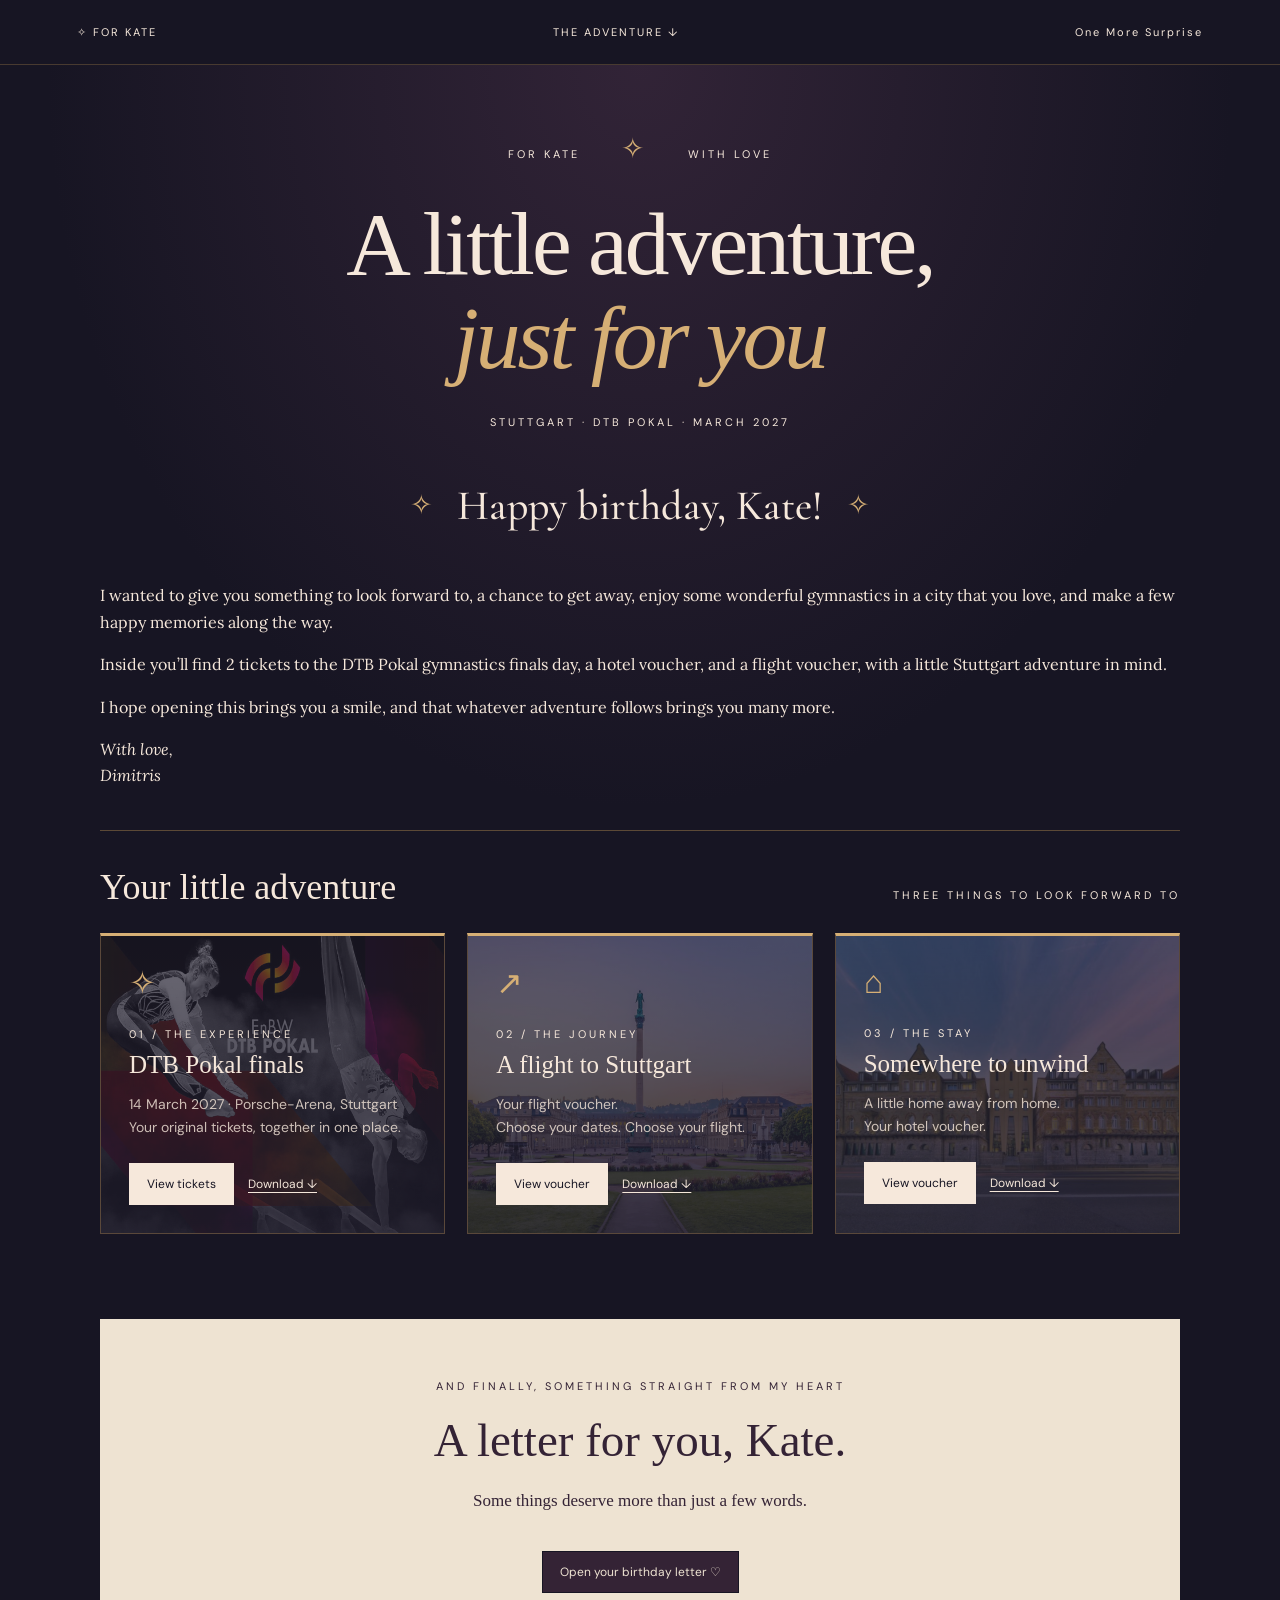
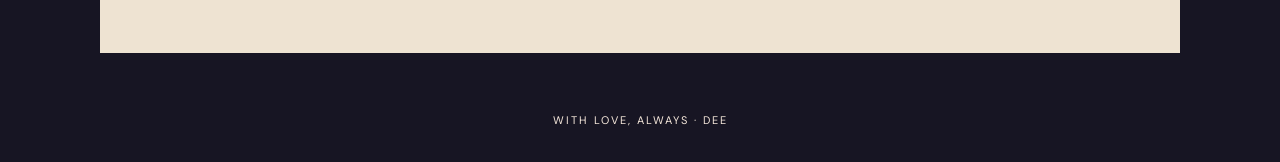
<file: adventure.html>
<!doctype html>
<html lang="en">
  <head>
    <meta charset="utf-8" />
    <meta name="viewport" content="width=device-width, initial-scale=1" />
    <title>A little adventure, just for you — For Kate</title>
    <link rel="preconnect" href="https://fonts.googleapis.com" />
    <link rel="preconnect" href="https://fonts.gstatic.com" crossorigin />
    <link
      href="https://fonts.googleapis.com/css2?family=Cormorant+Garamond:wght@500&amp;family=DM+Sans:wght@400;600&amp;family=Lora:ital,wght@0,400;1,400&amp;display=swap"
      rel="stylesheet"
    />
    <style>
      * {
        box-sizing: border-box;
      }
      html {
        scroll-behavior: smooth;
      }
      body {
        margin: 0;
        background: var(--bg);
        color: var(--ink);
        font-family: Georgia, serif;
        --bg: #faf6ec;
        --ink: #52152f;
        --accent: #ac854b;
        --paper: #fffdf8;
      }
      a {
        color: inherit;
      }
      nav {
        display: flex;
        justify-content: space-between;
        padding: 25px 6%;
        font:
          11px "DM Sans",
          Arial,
          sans-serif;
        letter-spacing: 2px;
        border-bottom: 1px solid #ac854b55;
      }
      nav a {
        text-decoration: none;
      }
      main {
        max-width: 1200px;
        margin: auto;
      }
      header {
        text-align: center;
        padding: 65px 24px 40px;
        position: relative;
      }
      .eyebrow,
      .meta,
      .label {
        font:
          11px "DM Sans",
          Arial,
          sans-serif;
        letter-spacing: 3px;
      }
      .eyebrow span {
        padding: 0 35px;
        color: var(--accent);
        font-size: 28px;
      }
      h1 {
        font-size: clamp(45px, 6.5vw, 88px);
        font-weight: 400;
        letter-spacing: -3px;
        line-height: 1.05;
        margin: 30px 0;
      }
      h1 i {
        font-weight: 400;
        color: var(--accent);
      }
      .meta {
        margin: 27px 0;
      }
      .intro {
        font-family: "Lora", Georgia, serif;
        max-width: 620px;
        margin: 30px auto;
        font-size: 16px;
        line-height: 1.65;
        text-align: left;
      }
      .intro p:first-child {
        font-family: "Cormorant Garamond", Georgia, serif;
        font-weight: 500;
        font-size: clamp(34px, 3.5vw, 42px);
      }
      .intro p:last-child {
        text-align: right;
        font-style: italic;
      }
      section {
        padding: 45px 5% 65px;
      }
      .sectionhead {
        display: flex;
        justify-content: space-between;
        align-items: baseline;
        border-top: 1px solid #ac854b77;
        padding-top: 25px;
      }
      h2 {
        font-size: 36px;
        font-weight: 400;
        margin: 10px 0 25px;
      }
      .cards {
        display: grid;
        grid-template-columns: repeat(3, 1fr);
        gap: 22px;
      }
      .card {
        isolation: isolate;
        background: var(--paper);
        border: 1px solid #ac854b66;
        padding: 28px;
        position: relative;
        min-height: 270px;
      }
      .card::before {
        content: "";
        position: absolute;
        inset: 0;
        z-index: -1;
        pointer-events: none;
        background-image:
          linear-gradient(
            180deg,
            rgba(23, 21, 35, 0.12),
            rgba(23, 21, 35, 0.65)
          ),
          var(--card-image);
        background-size: cover;
        background-position: center;
        opacity: 0.38;
      }
      .card--dtb {
        --card-image: url("assets/art/DTB_BG.png");
      }
      .card--flight {
        --card-image: url("assets/art/Stuttgart_BG.png");
      }
      .card--hotel {
        --card-image: url("assets/art/Hotel_BG.png");
      }
      .symbol {
        font-size: 32px;
        color: var(--accent);
        margin-bottom: 25px;
      }
      .card h3 {
        font-size: 25px;
        font-weight: 400;
        margin: 10px 0;
      }
      .card p {
        font:
          14px/1.65 "DM Sans",
          Arial,
          sans-serif;
        min-height: 48px;
        opacity: 0.8;
      }
      .actions {
        display: flex;
        gap: 14px;
        align-items: center;
        margin-top: 22px;
      }
      button,
      .button {
        border: 1px solid var(--ink);
        background: var(--ink);
        color: var(--bg);
        font:
          12px "DM Sans",
          Arial,
          sans-serif;
        padding: 12px 17px;
        cursor: pointer;
        text-decoration: none;
      }
      .download {
        font:
          12px "DM Sans",
          Arial,
          sans-serif;
        text-underline-offset: 4px;
      }
      .pending {
        font:
          12px "DM Sans",
          Arial,
          sans-serif;
        color: var(--accent);
        display: block;
        margin-top: 25px;
      }
      .finale {
        text-align: center;
        background: var(--ink);
        color: var(--bg);
        margin: 20px 5% 60px;
        padding: 60px 25px;
      }
      .finale h2 {
        font-size: 47px;
        margin: 20px 0;
      }
      .finale p {
        font-size: 17px;
        line-height: 1.7;
      }
      .finale button {
        background: var(--bg);
        color: var(--ink);
        border-color: var(--bg);
        margin-top: 18px;
      }
      .letter {
        max-width: 760px;
        margin: 35px auto;
      }
      .letter-paper {
        position: relative;
        font-family: "Lora", Georgia, serif;
        background: #fff9ee;
        color: #52152f;
        text-align: left;
        padding: clamp(24px, 5vw, 60px);
        border: 1px solid #d6af7570;
        box-shadow: 0 12px 40px #17152315;
      }
      .letter-paper p {
        font-size: clamp(18px, 1.6vw, 20px);
        line-height: 1.85;
        margin: 0 0 1.35em;
        overflow-wrap: break-word;
      }
      .letter-paper p:first-child {
        font-size: clamp(23px, 2vw, 27px);
        margin-bottom: 1.5em;
      }
      .letter-paper p:last-child {
        font-style: italic;
        margin-bottom: 0;
      }
      .letter > a {
        font:
          14px "DM Sans",
          Arial,
          sans-serif;
        text-underline-offset: 4px;
      }
      .letter a {
        display: inline-block;
        margin-top: 15px;
      }
      footer {
        text-align: center;
        font:
          11px "DM Sans",
          Arial,
          sans-serif;
        letter-spacing: 2px;
        padding: 0 20px 35px;
      }
      dialog {
        width: min(1000px, 95vw);
        height: 90vh;
        background: var(--bg);
        color: var(--ink);
        border: 1px solid var(--accent);
        padding: 18px;
      }
      dialog::backdrop {
        background: #180b18c9;
      }
      dialog .toolbar {
        display: flex;
        justify-content: space-between;
        align-items: center;
        margin-bottom: 15px;
      }
      iframe {
        width: 100%;
        height: calc(100% - 70px);
        border: 0;
      }
      .journal {
        --bg: #e8ece5;
        --ink: #283e36;
        --accent: #b46b45;
        --paper: #f9f7ee;
      }
      .journal header {
        text-align: left;
        padding: 65px 7% 30px;
        display: grid;
        grid-template-columns: 1.1fr 1fr;
        column-gap: 65px;
      }
      .journal header .intro {
        grid-column: 2;
        grid-row: 1/5;
        margin: 0;
        background: var(--paper);
        padding: 30px;
        transform: rotate(2deg);
        box-shadow: 8px 8px 0 #283e3610;
      }
      .journal .eyebrow span {
        padding: 0 10px;
      }
      .journal h1 {
        font-size: 65px;
      }
      .journal .meta {
        line-height: 1.8;
      }
      .journal .card {
        border-style: dashed;
        box-shadow: 5px 5px 0 #283e3610;
      }
      .journal .finale {
        border-radius: 50% 50% 0 0/35px 35px 0 0;
      }
      .midnight {
        --bg: #171523;
        --ink: #f6e8db;
        --accent: #d6af75;
        --paper: #232030;
      }
      .midnight header {
        background: radial-gradient(ellipse at top, #49304888, transparent 70%);
      }
      .midnight .intro {
        max-width: none;
        width: 90%;
        text-align: left;
        margin-bottom: 10px;
      }
      .midnight .intro p:first-child {
        text-align: center;
      }
      .midnight header {
        padding: 65px 0 10px;
      }
      .midnight #gifts {
        padding-top: 15px;
      }
      .midnight .intro p:last-child {
        text-align: left;
      }
      .midnight .card {
        border-top: 3px solid var(--accent);
      }
      .midnight .finale {
        background: #eee3d2;
        color: #342335;
      }
      .midnight .finale button {
        background: #342335;
        color: #eee3d2;
      }
      .midnight h1 {
        font-size: clamp(48px, 7vw, 95px);
      }
      @media (max-width: 700px) {
        .midnight header {
          padding-top: 40px;
        }
        nav {
          font-size: 9px;
          letter-spacing: 1px;
        }
        .cards {
          grid-template-columns: 1fr;
        }
        header {
          padding-top: 40px;
        }
        h1 {
          letter-spacing: -2px;
        }
        .journal header {
          display: block;
        }
        .journal h1 {
          font-size: 49px;
        }
        .journal header .intro {
          transform: none;
          margin-top: 30px;
        }
        .sectionhead {
          display: block;
        }
        .finale h2 {
          font-size: 36px;
        }
        .eyebrow span {
          padding: 0 15px;
        }
      }
      @media (prefers-reduced-motion: reduce) {
        html {
          scroll-behavior: auto;
        }
      }
      .birthday-greeting {
        display: flex;
        align-items: center;
        justify-content: center;
        gap: clamp(10px, 2vw, 24px);
      }
      .birthday-star {
        color: var(--accent);
        font-family: Georgia, serif;
        font-size: 0.65em;
        line-height: 1;
        flex: none;
      }
      @media (max-width: 400px) {
        .birthday-greeting {
          gap: 8px;
        }
        .birthday-star {
          font-size: 0.5em;
        }
      }
      .midnight .finale .letter-language {
        position: absolute;
        top: 10px;
        right: 12px;
        margin: 0;
        padding: 8px 10px;
        min-width: 40px;
        min-height: 36px;
        background: transparent;
        color: #795638;
        border: 1px solid #ac854b55;
        font:
          600 11px "DM Sans",
          Arial,
          sans-serif;
        letter-spacing: 1px;
      }
      .letter-language:hover {
        border-color: #ac854b;
      }
      .letter-language:focus-visible {
        outline: 2px solid #795638;
        outline-offset: 3px;
      }
      .letter-version[hidden] {
        display: none;
      }
      .letter-paper {
        padding-top: max(60px, 5vw);
      }
    </style>
  </head>
  <body class="midnight">
    <nav>
      <a href="index.html">✧ FOR KATE</a><a href="#gifts">THE ADVENTURE ↓</a
      ><span>One More Surprise</span>
    </nav>
    <main>
      <header>
        <div class="eyebrow">FOR KATE <span>✧</span> WITH LOVE</div>
        <h1>A little adventure,<br /><i>just for you</i></h1>
        <div class="meta">STUTTGART · DTB POKAL · MARCH 2027</div>
        <div class="intro">
          <p class="birthday-greeting">
            <span class="birthday-star" aria-hidden="true">✧</span
            ><span>Happy birthday, Kate!</span
            ><span class="birthday-star" aria-hidden="true">✧</span>
          </p>
          <p>
            I wanted to give you something to look forward to, a chance to get
            away, enjoy some wonderful gymnastics in a city that you love, and
            make a few happy memories along the way.
          </p>
          <p>
            Inside you’ll find 2 tickets to the DTB Pokal gymnastics finals day,
            a hotel voucher, and a flight voucher, with a little Stuttgart
            adventure in mind.
          </p>
          <p>
            I hope opening this brings you a smile, and that whatever adventure
            follows brings you many more.
          </p>
          <p>With love,<br />Dimitris</p>
        </div>
      </header>
      <section id="gifts">
        <div class="sectionhead">
          <h2>Your little adventure</h2>
          <span class="label">THREE THINGS TO LOOK FORWARD TO</span>
        </div>
        <div class="cards">
          <article class="card card--dtb">
            <div class="symbol">✧</div>
            <div class="label">01 / THE EXPERIENCE</div>
            <h3>DTB Pokal finals</h3>
            <p>
              14 March 2027 · Porsche-Arena, Stuttgart<br />Your original
              tickets, together in one place.
            </p>
            <div class="actions">
              <button data-pdf="assets/art/vouchers/placeholder.pdf">
                View tickets</button
              ><a
                class="download"
                href="assets/art/vouchers/placeholder.pdf"
                download
                >Download ↓</a
              >
            </div>
          </article>
          <article class="card card--flight">
            <div class="symbol">↗</div>
            <div class="label">02 / THE JOURNEY</div>
            <h3>A flight to Stuttgart</h3>
            <p>
              Your flight voucher.<br />Choose your dates. Choose your
              flight.
            </p>
            <div class="actions">
              <button
                data-pdf="assets/art/vouchers/Stuttgart_Flight_Voucher.pdf"
              >
                View voucher</button
              ><a
                class="download"
                href="assets/art/vouchers/Stuttgart_Flight_Voucher.pdf"
                download
                >Download ↓</a
              >
            </div>
          </article>
          <article class="card card--hotel">
            <div class="symbol">⌂</div>
            <div class="label">03 / THE STAY</div>
            <h3>Somewhere to unwind</h3>
            <p>
              A little home away from home.<br />Your hotel voucher.
            </p>
            <div class="actions">
              <button data-pdf="assets/art/vouchers/Hotel_Voucher.pdf">
                View voucher</button
              ><a
                class="download"
                href="assets/art/vouchers/Hotel_Voucher.pdf"
                download
                >Download ↓</a
              >
            </div>
          </article>
        </div>
      </section>
      <section class="finale">
        <div class="label">AND FINALLY, SOMETHING STRAIGHT FROM MY HEART</div>
        <h2>A letter for you, Kate.</h2>
        <p>
          Some things deserve more than just a few words.
        </p>
        <button id="reveal" aria-expanded="false" aria-controls="letter">
          Open your birthday letter ♡
        </button>
        <div id="letter" class="letter" hidden>
          <article class="letter-paper" aria-label="Birthday letter">
            <button
              type="button"
              id="letterLanguage"
              class="letter-language"
              aria-label="Read the letter in English"
              aria-controls="letterPolish letterEnglish"
            >
              EN
            </button>
            <div id="letterPolish" class="letter-version" lang="pl">
              <p>Moja najdroższa Kate,</p>
              <p>
                Jest tyle rzeczy, których mógłbym Ci życzyć z okazji urodzin.
                Ale zanim to zrobię, chcę Ci powiedzieć kilka rzeczy o Tobie, o
                których, mam nadzieję, wiesz.
              </p>
              <p>
                Jesteś kimś znacznie więcej niż piękną, seksowną i zabawną
                kobietą, którą wszyscy widzą na pierwszy rzut oka.
              </p>
              <p>
                Jesteś zdeterminowana i kreatywna. Kiedy czegoś chcesz,
                pracujesz na to, uczysz się, próbujesz różnych rozwiązań,
                zmieniasz je i działasz dalej, aż to, co sobie wyobraziłaś,
                staje się rzeczywistością. Wkładasz serce w to, co tworzysz, i
                widać to w każdym szczególe. Tyle w tym uwagi, cierpliwości i
                wyobraźni, a obserwowanie, jak Twoje pomysły powoli nabierają
                kształtu, jest czymś naprawdę wyjątkowym.
              </p>
              <p>
                Mam nadzieję, że wiesz, z jak wielu rzeczy możesz być dumna,
                Kate.
              </p>
              <p>Bo w tym roku zrobiłaś tak wiele.</p>
              <p>
                Próbowałaś nowych rzeczy. Uczyłaś się nowych rzeczy.
                Ryzykowałaś. Podejmowałaś trudne decyzje. Zbudowałaś coś
                całkowicie swojego i nie poddawałaś się nawet w dni, kiedy byłaś
                zmęczona, sfrustrowana albo niepewna, czy coś się uda.
              </p>
              <p>I przez cały ten czas pozostałaś sobą.</p>
              <p>
                A za tym wszystkim, co robisz, jest dziewczyna, która
                niesamowicie ekscytuje się nowym monitorem, tak uwielbia sushi,
                że aż jęczy z rozkoszy przy jedzeniu, zupełnie zatraca się w
                grze, ubóstwia swojego kota i kocha swoją najlepszą
                przyjaciółkę, czasem marudzi, od czasu do czasu robi totalny
                chaos, śmieje się z moich głupich żartów i nadal ma wyjątkowo
                wątpliwe poglądy na temat sosu do burgerów.
              </p>
              <p>
                Jesteś ciepła, uparta, zwariowana, ambitna, troskliwa i
                silniejsza, niż czasami Ci się wydaje. A czasem najwyraźniej
                uznajesz, że trzy słowa i jedna emotka to wszystkie informacje,
                jakich drugi człowiek może potrzebować.
              </p>
              <p>
                Dlatego na urodziny życzę Ci, żeby nadchodzący rok dał Ci
                mnóstwo powodów do dumy z siebie.
              </p>
              <p>
                Żebyś tworzyła rzeczy, które Cię ekscytują, i osiągała sukcesy
                nawet tam, gdzie dziś jeszcze nie jesteś pewna, czy dasz radę.
                Żeby niektóre z rzeczy, o których teraz marzysz, stały się
                zwyczajną częścią Twojego życia. A kiedy już tak się stanie,
                żeby pojawiły się kolejne marzenia.
              </p>
              <p>
                Życzę Ci podróży, odkrywania nowych miejsc, grania do
                zdecydowanie zbyt późna, jedzenia absurdalnych ilości sushi,
                cudownych wieczorów z najlepszą przyjaciółką, przytulania
                Oscara, śmiechu aż do bólu brzucha i tego, żeby od czasu do
                czasu udało Ci się spędzić cały dzień bez myśli, że powinnaś nad
                czymś pracować.
              </p>
              <p>
                I pośród tych wszystkich wielkich i małych rzeczy mam nadzieję,
                że zawsze pozostaniesz tą cudowną Kate, której nie da się
                pomylić z nikim innym.
              </p>
              <p>Bo to właśnie Ty stałaś się dla mnie niesamowicie ważna.</p>
              <p>
                Nie tylko piękna Kate. Nie tylko seksowna Kate. Nie tylko
                twórczyni czy streamerka.
              </p>
              <p>Cała Ty, Kate.</p>
              <p>
                Ty, której ekscytację potrafię czasem rozpoznać po dwóch
                słowach. Której „Dzień dobry“ stało się częścią moich poranków,
                a „Dobranoc“ towarzyszy mi, gdy kładę się spać. Której sukcesy
                mnie cieszą, której zmartwienia nie są mi obojętne i której
                drobne, codzienne chwile jakoś też stały się dla mnie ważne.
              </p>
              <p>
                I choć pozwoliłaś mi już tyle się o sobie dowiedzieć, wciąż jest
                wiele rzeczy, których nie wiem.
              </p>
              <p>
                Jeśli jest jeszcze tysiąc drobiazgów, których o Tobie nie wiem,
                mam nadzieję, że pozwolisz mi z czasem poznać choć część z nich.
                To by wiele dla mnie znaczyło.
              </p>
              <p>Wszystkiego najlepszego z okazji urodzin, Kate. ❤️</p>
              <p>Z całą miłością,</p>
              <p><em>Dee</em></p>
            </div>
            <div id="letterEnglish" class="letter-version" lang="en" hidden>
              <p>My dearest Kate,</p>
              <p>
                There are so many things I could wish for you on your birthday.
                But before I do, there are a few things about you that I hope
                you know.
              </p>
              <p>
                You are so much more than the beautiful, sexy, funny woman
                everyone first gets to see.
              </p>
              <p>
                You are determined and creative. When you want something, you
                work for it, learn, experiment, change things and keep going
                until what you imagined becomes real. You care deeply about what
                you create, and it shows in every detail. You bring so much
                thought, patience and imagination to the things you make, and
                watching your ideas slowly take shape is something genuinely
                special.
              </p>
              <p>I hope you know how much there is to be proud of, Kate.</p>
              <p>Because this year you have done so much.</p>
              <p>
                You’ve tried new things. You’ve learned new things. You’ve taken
                risks. You’ve made difficult decisions. You’ve built something
                that is completely your own, and you’ve kept going even on days
                when you were tired, frustrated or unsure whether something
                would work.
              </p>
              <p>And through all of that, you’ve stayed true to yourself.</p>
              <p>
                And behind everything you do is the girl who gets ridiculously
                excited about a new monitor, loves sushi enough to moan while
                eating it, gets completely absorbed in a game, adores her cat
                and loves her bestie, gets grumpy sometimes, occasionally
                creates absolute chaos, laughs at my stupid jokes and continues
                to have deeply questionable opinions about burger sauce.
              </p>
              <p>
                You are warm, stubborn, silly, ambitious, caring and stronger
                than you sometimes realize. And sometimes you apparently decide
                that three words and an emoji contain all the information
                another human being could possibly need.
              </p>
              <p>
                So for your birthday, I hope the year ahead gives you plenty of
                reasons to be proud of yourself.
              </p>
              <p>
                I hope you create things that excite you and succeed at things
                you’re currently not even sure you can do. I hope some of the
                things you dream about today become ordinary parts of your life,
                and that when they do, you find new things to dream about.
              </p>
              <p>
                I hope you travel, discover new places, play games until far too
                late, eat ridiculous amounts of sushi, spend wonderful evenings
                with your bestie, cuddle Oscar, laugh until your stomach hurts
                and occasionally manage to spend an entire day without thinking
                that you should be working on something.
              </p>
              <p>
                And somewhere among all those big and little things, I hope you
                always remain wonderfully, unmistakably Kate.
              </p>
              <p>
                Because that’s the person who became so incredibly important to
                me.
              </p>
              <p>
                Not just beautiful Kate. Not just sexy Kate. Not just the
                creator or the streamer.
              </p>
              <p>All of you, Kate.</p>
              <p>
                The person whose excitement I can sometimes recognize in two
                words. Whose &quot;Good morning&quot;´s became part of my
                mornings and &quot;Goodnight&quot;´s accompany me to bed. Whose
                successes make me happy, whose worries I care about, and whose
                little everyday moments somehow became important to me too.
              </p>
              <p>
                And after everything you’ve already allowed me to know about
                you, there are still so many things I don’t know.
              </p>
              <p>
                If there are a thousand little pieces of Kate I haven’t
                discovered yet, I hope you’ll give me the privilege of
                discovering some of them along the way.
              </p>
              <p>Happy birthday, Kate. ❤️</p>
              <p>With all my love,</p>
              <p><em>Dee</em></p>
            </div>
          </article>
          <a href="assets/art/vouchers/Birthday_Letter_PL.pdf" download
            >Keep your letter ↓</a
          >
        </div>
      </section>
    </main>
    <footer>WITH LOVE, ALWAYS · DEE</footer>
    <dialog id="viewer">
      <div class="toolbar">
        <strong id="docname">Your document</strong>
        <div>
          <a id="fallback" target="_blank">Open in new tab ↗</a>
          <button id="close">Close ×</button>
        </div>
      </div>
      <iframe title="PDF document viewer"></iframe>
    </dialog>
    <script>
      const viewer = document.querySelector("#viewer");
      document.querySelectorAll("[data-pdf]").forEach(
        (b) =>
          (b.onclick = () => {
            const f = b.dataset.pdf;
            document.querySelector("iframe").src = f;
            document.querySelector("#fallback").href = f;
            document.querySelector("#docname").textContent = b.textContent;
            viewer.showModal();
          }),
      );
      document.querySelector("#close").onclick = () => viewer.close();
      document.querySelector("#reveal").onclick = function () {
        const letter = document.querySelector("#letter");
        letter.hidden = !letter.hidden;
        this.setAttribute("aria-expanded", !letter.hidden);
        this.textContent = letter.hidden
          ? "Open your birthday letter ♡"
          : "Close your letter ♡";
        if (!letter.hidden)
          letter.scrollIntoView({
            behavior: matchMedia("(prefers-reduced-motion: reduce)").matches
              ? "instant"
              : "smooth",
            block: "start",
          });
      };
      const languageButton = document.querySelector("#letterLanguage");
      languageButton.addEventListener("click", () => {
        const polish = document.querySelector("#letterPolish");
        const english = document.querySelector("#letterEnglish");
        const showEnglish = english.hidden;
        polish.hidden = showEnglish;
        english.hidden = !showEnglish;
        languageButton.textContent = showEnglish ? "PL" : "EN";
        languageButton.setAttribute(
          "aria-label",
          showEnglish
            ? "Przeczytaj list po polsku"
            : "Read the letter in English",
        );
      });
    </script>
  </body>
</html>
</file>
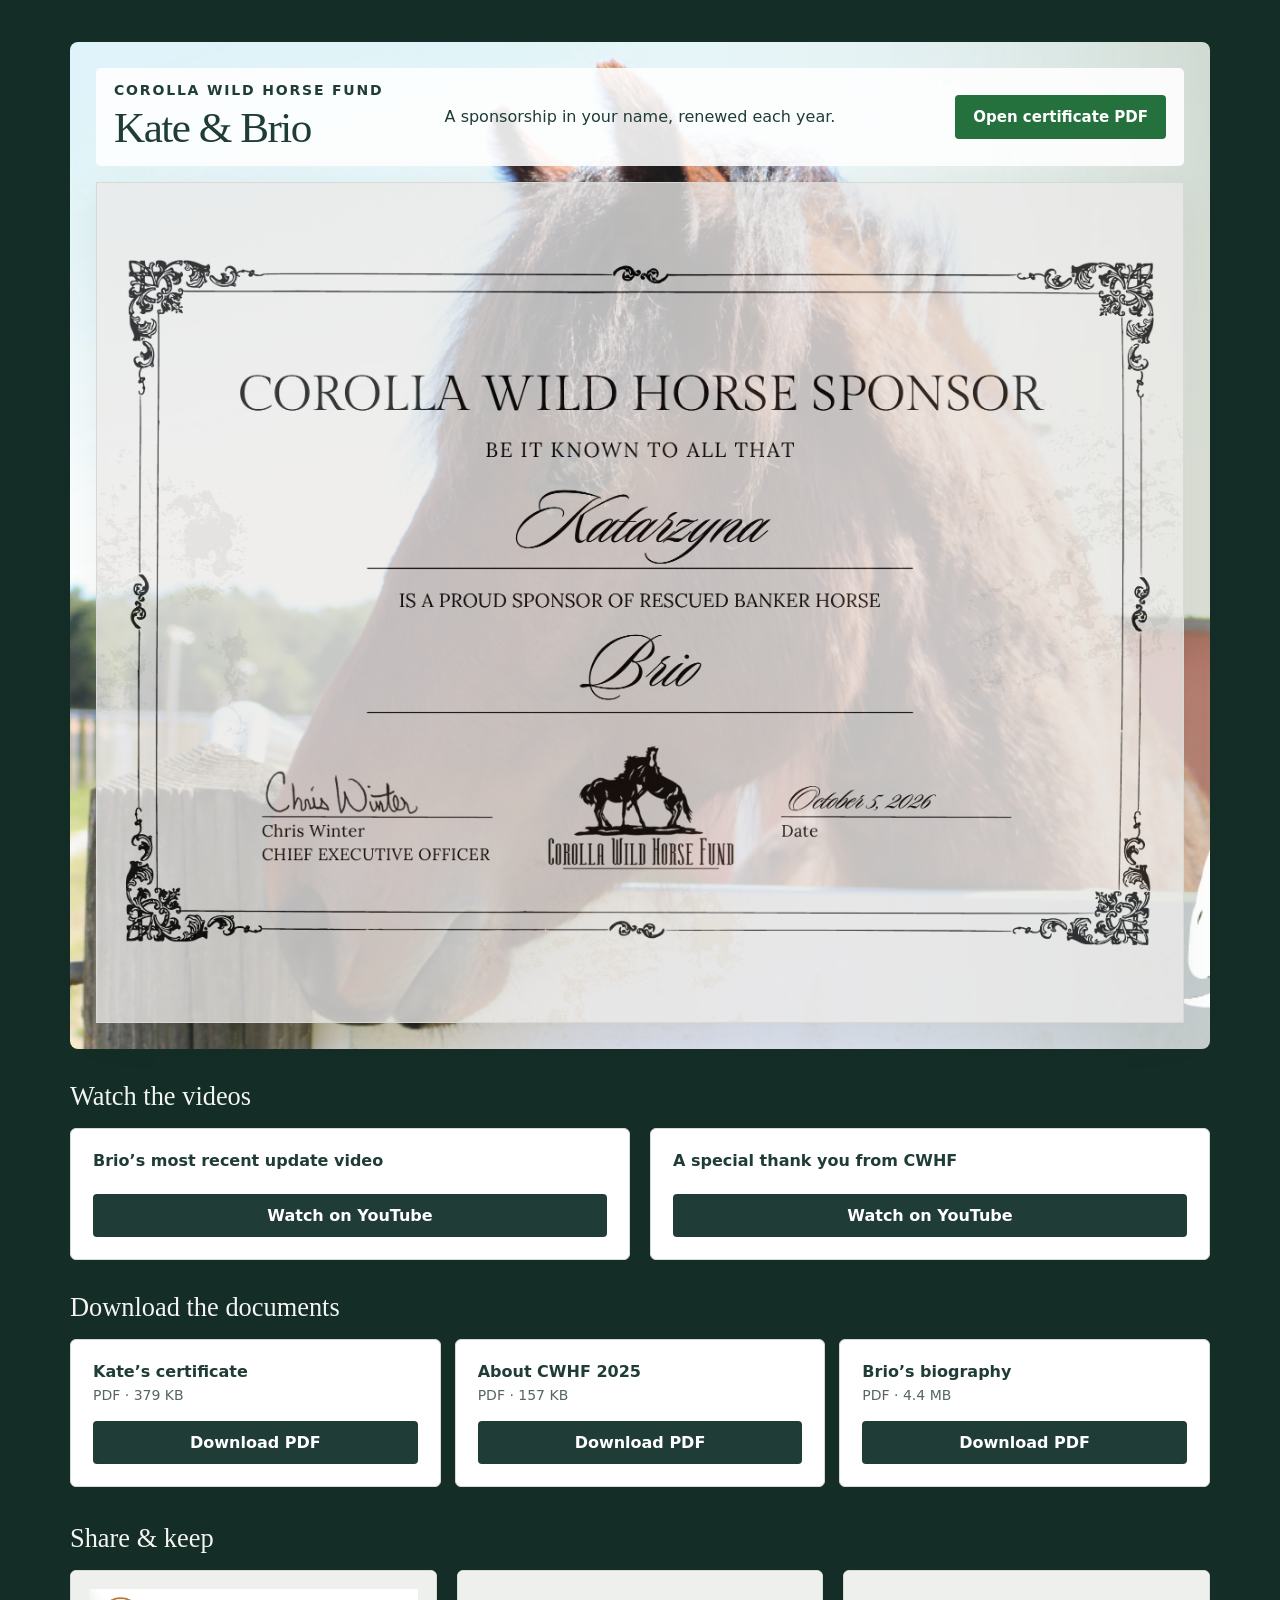
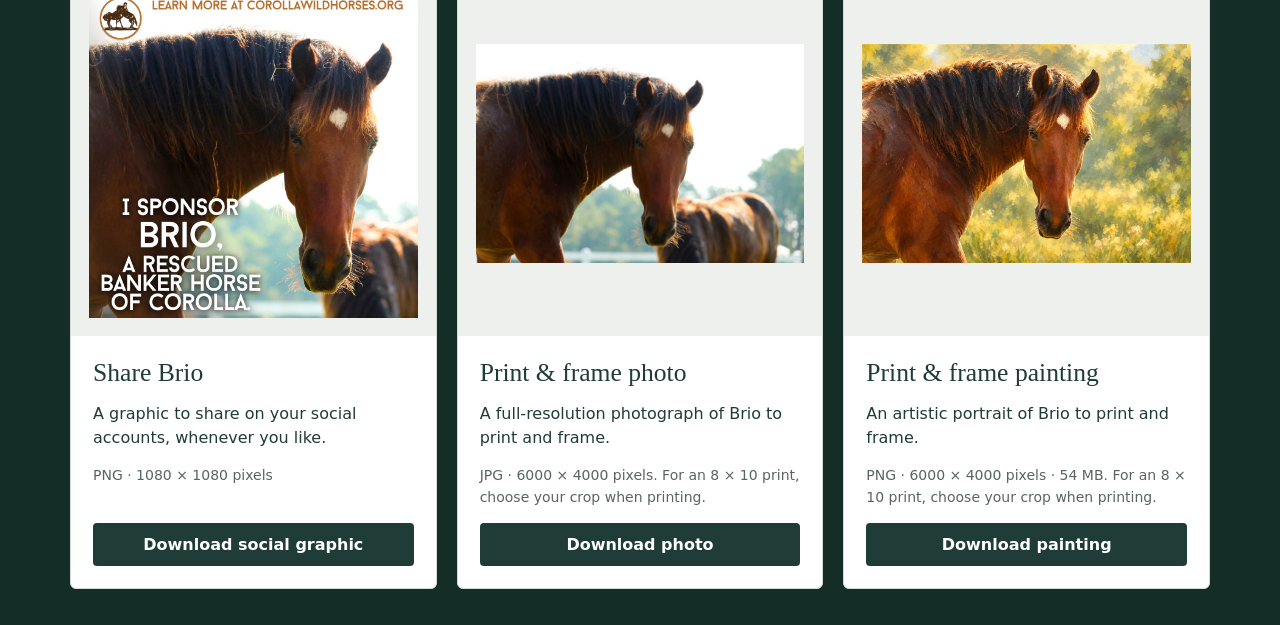
<file: CWHF.html>
<!doctype html>
<html lang="en">
<head>
  <meta charset="utf-8">
  <meta name="viewport" content="width=device-width, initial-scale=1">
  <title>Kate &amp; Brio | Corolla Wild Horse Fund</title>
  <meta name="description" content="Kate’s sponsorship certificate for Brio, with downloadable information about Brio and the Corolla Wild Horse Fund.">
  <link rel="canonical" href="https://fluxee.app/kcm2026/CWHF.html">
  <link rel="icon" type="image/svg+xml" href="data:image/svg+xml,%3Csvg xmlns='http://www.w3.org/2000/svg' viewBox='0 0 32 32'%3E%3Crect width='32' height='32' rx='6' fill='%231b3935'/%3E%3Ctext x='16' y='23' text-anchor='middle' font-family='Georgia' font-size='24' fill='white'%3EB%3C/text%3E%3C/svg%3E">
  <style>
    :root { color-scheme: light; font-family: system-ui, -apple-system, BlinkMacSystemFont, "Segoe UI", sans-serif; color: #203c37; background: #142D26; }
    * { box-sizing: border-box; }
    body { margin: 0; }
    main { width: min(1140px, 100% - 40px); margin: 0 auto; padding: 42px 0 36px; }
    .certificate-area { padding: 26px; background: #dbe6df url('Brio.png') center center / cover no-repeat; border-radius: 8px; }
    header { display: grid; grid-template-columns: minmax(0, 1fr) auto minmax(0, 1fr); align-items: center; gap: 18px; margin-bottom: 16px; padding: 14px 18px; background: rgb(255 255 255 / 88%); border-radius: 5px; }
    .eyebrow { margin: 0 0 6px; font-size: .875rem; letter-spacing: .13em; text-transform: uppercase; font-weight: 650; }
    h1 { font: normal clamp(1.9rem, 4vw, 2.7rem)/1.1 Georgia, serif; margin: 0; letter-spacing: -.035em; }
    .sponsorship { margin: 0; font-size: 1rem; line-height: 1.5; text-align: center; }
    header .open { justify-self: end; }
    .open { display: inline-block; font-size: .9375rem; font-weight: 600; color: white; background: #24713e; text-decoration: none; text-align: center; padding: 13px 18px; border-radius: 4px; }
    .open:hover { background: #19582e; }
    a:focus-visible { outline: 3px solid #b36420; outline-offset: 5px; }
    figure { margin: 0; box-shadow: 0 12px 38px #203c3714; border: 1px solid #d5dad7; }
    figure a { display: block; }
    img { display: block; width: 100%; height: auto; }
    .certificate-area img { opacity: .78; }
    .downloads { margin-top: 32px; }
    .videos { margin-top: 32px; }
    .video-cards { display: grid; grid-template-columns: repeat(2, minmax(0, 1fr)); gap: 20px; }
    h2 { font: normal 1.65rem Georgia, serif; margin: 0 0 16px; color: #F3F5F2; }
    .files { display: grid; grid-template-columns: repeat(3, 1fr); gap: 14px; }
    .file { display: flex; flex-direction: column; gap: 18px; padding: 22px; background: white; border: 1px solid #d5dad7; border-radius: 6px; }
    h3 { margin: 0 0 6px; font-size: 1rem; font-weight: 650; }
    .meta { margin: 0; font-size: .875rem; color: #586560; }
    .button { display: block; margin-top: auto; background: #203c37; color: white; text-align: center; padding: 12px 16px; border-radius: 4px; font-size: 1rem; font-weight: 600; text-decoration: none; }
    .button:hover { background: #31564d; }
    .keepsakes { margin-top: 36px; }
    .image-cards { display: grid; grid-template-columns: repeat(3, minmax(0, 1fr)); gap: 20px; }
    .image-card { overflow: hidden; display: flex; flex-direction: column; background: white; border: 1px solid #d5dad7; border-radius: 6px; }
    .image-preview { display: flex; align-items: center; justify-content: center; aspect-ratio: 1; background: #edf0ed; padding: 18px; }
    .image-preview img { max-height: 100%; object-fit: contain; }
    .image-content { display: flex; flex-direction: column; flex: 1; gap: 14px; padding: 22px; }
    .image-content h3 { font: normal 1.6rem Georgia, serif; margin: 0; }
    .image-content p { margin: 0; line-height: 1.55; }
    .image-content .button { margin-top: auto; }
    @media (max-width: 1050px) { header { grid-template-columns: minmax(0, 1fr) minmax(0, 1.3fr) minmax(0, 1fr); } }
    @media (max-width: 900px) { .image-cards { grid-template-columns: 1fr; } }
    @media (max-width: 640px) {
      main { width: calc(100% - 28px); padding-top: 28px; }
      .certificate-area { padding: 12px; }
      header { grid-template-columns: 1fr; justify-items: center; gap: 12px; margin-bottom: 18px; text-align: center; }
      header .open { justify-self: center; }
      .eyebrow { font-size: .8125rem; letter-spacing: .09em; }
      .files { grid-template-columns: 1fr; }
      .video-cards { grid-template-columns: 1fr; }
      .image-cards { grid-template-columns: 1fr; }
      .file { padding: 18px; gap: 14px; }
    }
  </style>
</head>
<body>
  <main>
    <div class="certificate-area">
    <header>
      <div><p class="eyebrow">Corolla Wild Horse Fund</p><h1>Kate &amp; Brio</h1></div>
      <p class="sponsorship">A sponsorship in your name, renewed each year.</p>
      <a class="open" href="Katarzyna.pdf" target="_blank" rel="noopener">Open certificate PDF</a>
    </header>
    <figure aria-label="Kate’s sponsorship certificate">
      <a href="Katarzyna.pdf" target="_blank" rel="noopener" aria-label="Open Kate’s certificate as a PDF">
        <img src="katarzyna-certificate.jpg" width="2400" height="1855" alt="Corolla Wild Horse Sponsor certificate: Katarzyna is a proud sponsor of rescued Banker horse Brio. Signed by Chris Winter, Chief Executive Officer, October 5, 2026.">
      </a>
    </figure>
    </div>
    <section class="videos" aria-labelledby="videos-title">
      <h2 id="videos-title">Watch the videos</h2>
      <div class="video-cards">
        <article class="file">
          <h3>Brio’s most recent update video</h3>
          <a class="button" href="https://youtu.be/Zh3QH40eBjk" target="_blank" rel="noopener" aria-label="Watch Brio’s most recent update on YouTube (opens in a new tab)">Watch on YouTube</a>
        </article>
        <article class="file">
          <h3>A special thank you from CWHF</h3>
          <a class="button" href="https://www.youtube.com/watch?v=DTK8ypkPhMc" target="_blank" rel="noopener" aria-label="Watch a special thank you from CWHF on YouTube (opens in a new tab)">Watch on YouTube</a>
        </article>
      </div>
    </section>
    <section class="downloads" aria-labelledby="downloads-title">
      <h2 id="downloads-title">Download the documents</h2>
      <div class="files">
        <article class="file"><div><h3>Kate’s certificate</h3><p class="meta">PDF · 379 KB</p></div><a class="button" href="Katarzyna.pdf" download="Katarzyna.pdf" aria-label="Download Kate’s certificate PDF">Download PDF</a></article>
        <article class="file"><div><h3>About CWHF 2025</h3><p class="meta">PDF · 157 KB</p></div><a class="button" href="About%20CWHF%202025.pdf" download="About CWHF 2025.pdf" aria-label="Download About CWHF 2025 PDF">Download PDF</a></article>
        <article class="file"><div><h3>Brio’s biography</h3><p class="meta">PDF · 4.4 MB</p></div><a class="button" href="Brio%20Bio.pdf" download="Brio Bio.pdf" aria-label="Download Brio’s biography PDF">Download PDF</a></article>
      </div>
    </section>
    <section class="keepsakes" aria-labelledby="keepsakes-title">
      <h2 id="keepsakes-title">Share &amp; keep</h2>
      <div class="image-cards">
        <article class="image-card">
          <a class="image-preview" href="Brio_Social_Media_Graphic.png" target="_blank" rel="noopener" aria-label="Open Brio’s social media graphic">
            <img src="Brio_Social_Media_Graphic.png" width="1080" height="1080" loading="lazy" alt="Brio with the message: I sponsor Brio, a rescued Banker horse of Corolla.">
          </a>
          <div class="image-content">
            <h3>Share Brio</h3>
            <p>A graphic to share on your social accounts, whenever you like.</p>
            <p class="meta">PNG · 1080 × 1080 pixels</p>
            <a class="button" href="Brio_Social_Media_Graphic.png" download="Brio_Social_Media_Graphic.png">Download social graphic</a>
          </div>
        </article>
        <article class="image-card">
          <a class="image-preview" href="Brio_8x10.jpg" target="_blank" rel="noopener" aria-label="Open Brio’s full-resolution photograph">
            <img src="Brio_8x10.jpg" width="6000" height="4000" loading="lazy" alt="A close-up portrait of Brio in the sunshine, with another horse behind him.">
          </a>
          <div class="image-content">
            <h3>Print &amp; frame photo</h3>
            <p>A full-resolution photograph of Brio to print and frame.</p>
            <p class="meta">JPG · 6000 × 4000 pixels. For an 8 × 10 print, choose your crop when printing.</p>
            <a class="button" href="Brio_8x10.jpg" download="Brio_8x10.jpg">Download photo</a>
          </div>
        </article>
        <article class="image-card">
          <a class="image-preview" href="Brio-artistic-6000x4000.jpg" target="_blank" rel="noopener" aria-label="Open Brio’s full-size painting">
            <img src="Brio-painting-preview.jpg" width="1200" height="800" loading="lazy" alt="An oil-painting-style portrait of Brio alone against a softly painted, sunlit meadow.">
          </a>
          <div class="image-content">
            <h3>Print &amp; frame painting</h3>
            <p>An artistic portrait of Brio to print and frame.</p>
            <p class="meta">PNG · 6000 × 4000 pixels · 54 MB. For an 8 × 10 print, choose your crop when printing.</p>
            <a class="button" href="Brio-artistic-6000x4000.jpg" download="Brio-artistic-6000x4000.jpg">Download painting</a>
          </div>
        </article>
      </div>
    </section>
  </main>
</body>
</html>
</file>
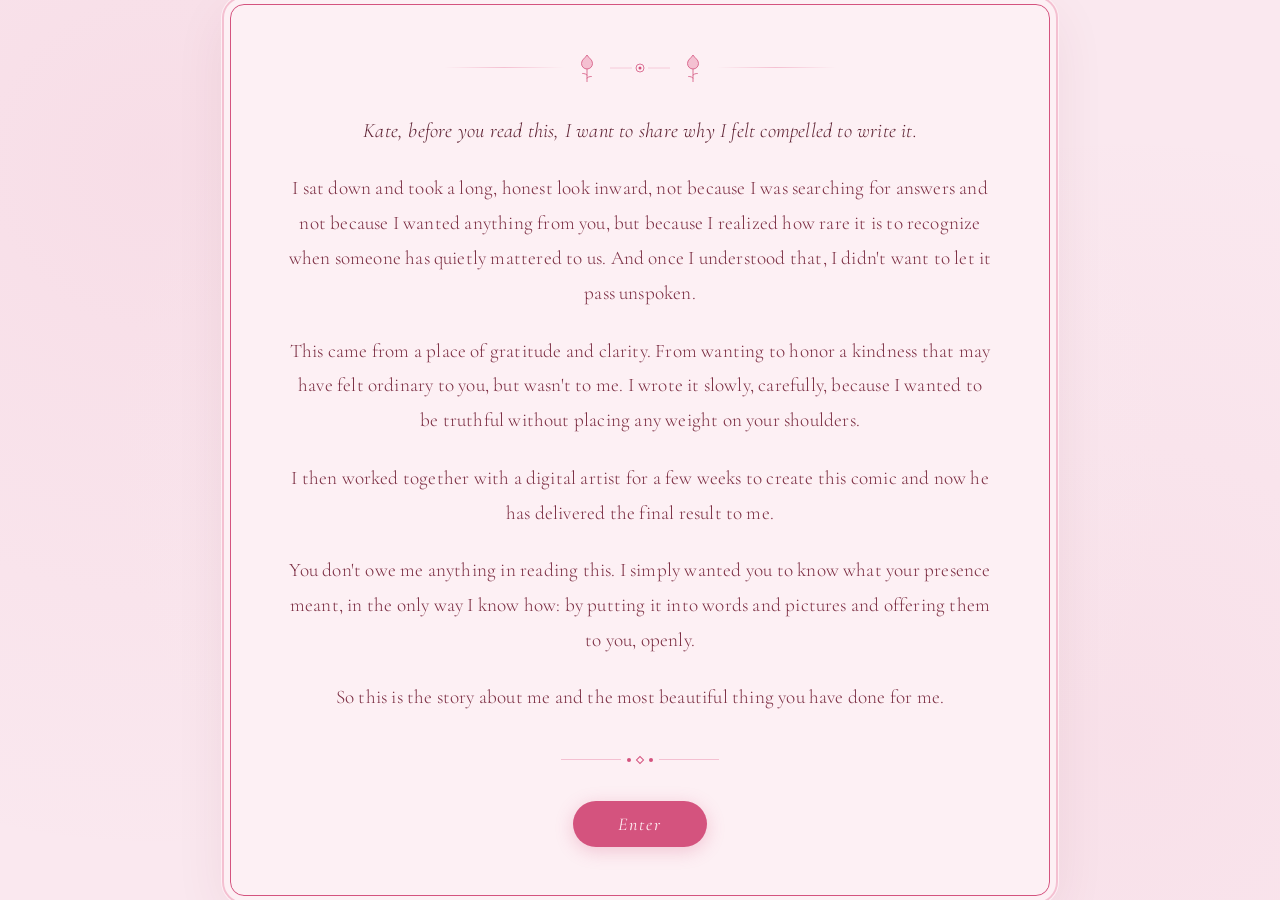
<file: kate-intro.html>
<!DOCTYPE html>
<html lang="en">
<head>
  <meta charset="UTF-8">
  <meta name="viewport" content="width=device-width, initial-scale=1.0">
  <title>A Letter to Kate</title>
  <link rel="preconnect" href="https://fonts.googleapis.com">
  <link rel="preconnect" href="https://fonts.gstatic.com" crossorigin>
  <link href="https://fonts.googleapis.com/css2?family=Cormorant+Garamond:ital,wght@0,300;0,400;1,300;1,400&family=Lato:wght@300;400&display=swap" rel="stylesheet">

  <style>
    *, *::before, *::after { box-sizing: border-box; margin: 0; padding: 0; }

    :root {
      --rose-bg:      #FDF0F4;
      --rose-page:    #FAE8EF;
      --rose-light:   #FBEAF0;
      --rose-border:  #F4C0D1;
      --rose-mid:     #ED93B1;
      --rose-deep:    #D4537E;
      --rose-dark:    #7B2D42;
      --rose-darker:  #5C1F30;
    }

    html, body {
      height: 100%;
      min-height: 100vh;
    }

    body {
      background: var(--rose-page);
      background-image:
        radial-gradient(circle at 12% 18%, rgba(212,83,126,0.07) 0%, transparent 52%),
        radial-gradient(circle at 88% 82%, rgba(212,83,126,0.05) 0%, transparent 46%),
        radial-gradient(circle at 50% 50%, rgba(253,240,244,0.4) 0%, transparent 70%);
      display: flex;
      align-items: center;
      justify-content: center;
      font-family: 'Lato', sans-serif;
      padding: 2.5rem 1.5rem;
    }

    /* ─── Card ─── */
    .card {
      background: var(--rose-bg);
      border: 1.5px solid var(--rose-deep);
      border-radius: 14px;
      padding: 3rem 3.5rem 3rem;
      outline: 6px solid var(--rose-bg);
      box-shadow:
        0 0 0 8px var(--rose-border),
        0 0 0 9px var(--rose-bg),
        0 16px 56px rgba(123,45,66,0.11);
      max-width: 820px;
      width: 100%;
      text-align: center;
    }

    /* ─── Ornament ─── */
    .ornament-top {
      display: flex; align-items: center; justify-content: center;
      gap: 12px; margin-bottom: 1.8rem;
      opacity: 0;
      animation: fadeUp 0.9s ease 0.2s forwards;
    }
    .ornament-line {
      flex: 1; max-width: 120px; height: 1px;
      background: linear-gradient(to right, transparent, var(--rose-border), transparent);
    }

    /* ─── Text blocks ─── */
    .letter-body {
      display: flex;
      flex-direction: column;
      gap: 1.4rem;
      margin-bottom: 2.6rem;
    }

    .letter-para {
      font-family: 'Cormorant Garamond', serif;
      font-size: clamp(16px, 1.5vw, 22px);
      font-weight: 300;
      line-height: 1.82;
      color: var(--rose-dark);
      letter-spacing: 0.01em;
      opacity: 0;
      transform: translateY(14px);
    }

    /* First paragraph — Kate's name line — italic */
    .letter-para:first-child {
      font-style: italic;
      font-size: clamp(17px, 1.6vw, 24px);
      color: var(--rose-darker);
    }

    /* Staggered fade-in for each paragraph */
    .letter-para:nth-child(1)  { animation: fadeUp 1s ease 0.55s  forwards; }
    .letter-para:nth-child(2)  { animation: fadeUp 1s ease 1.4s   forwards; }
    .letter-para:nth-child(3)  { animation: fadeUp 1s ease 2.25s  forwards; }
    .letter-para:nth-child(4)  { animation: fadeUp 1s ease 3.1s   forwards; }
    .letter-para:nth-child(5)  { animation: fadeUp 1s ease 3.95s  forwards; }
    .letter-para:nth-child(6)  { animation: fadeUp 1s ease 4.8s   forwards; }

    /* Divider */
    .ornament-divider {
      display: flex; align-items: center; justify-content: center;
      gap: 6px; margin-bottom: 2.4rem;
      opacity: 0;
      animation: fadeUp 0.9s ease 5.5s forwards;
    }
    .divider-line    { width: 60px; height: 1px; background: var(--rose-border); }
    .divider-dot     { width: 4px; height: 4px; border-radius: 50%; background: var(--rose-deep); }
    .divider-diamond { width: 6px; height: 6px; border: 1px solid var(--rose-deep); transform: rotate(45deg); }

    /* ─── Enter button ─── */
    .enter-btn {
      display: inline-block;
      background: var(--rose-deep);
      color: #FFF0F4;
      padding: 0.75rem 2.8rem;
      border-radius: 40px;
      text-decoration: none;
      font-family: 'Cormorant Garamond', serif;
      font-size: clamp(15px, 2vw, 18px);
      font-weight: 400;
      font-style: italic;
      letter-spacing: 0.12em;
      transition: background 0.22s ease, transform 0.18s ease, box-shadow 0.22s ease;
      box-shadow: 0 4px 18px rgba(212,83,126,0.28);
      opacity: 0;
      animation: fadeUp 1s ease 6.0s forwards;
    }
    .enter-btn:hover {
      background: var(--rose-darker);
      transform: translateY(-3px);
      box-shadow: 0 8px 26px rgba(123,45,66,0.32);
    }
    .enter-btn:active { transform: translateY(-1px); }

    /* ─── Animation ─── */
    @keyframes fadeUp {
      to { opacity: 1; transform: translateY(0); }
    }

    /* ─── Responsive ─── */
    @media (max-width: 580px) {
      .card { padding: 2rem 1.4rem 2.2rem; }
    }
  </style>
</head>
<body>

<div class="card">

  <div class="ornament-top">
    <div class="ornament-line"></div>
    <svg width="22" height="30" viewBox="0 0 22 30" fill="none" xmlns="http://www.w3.org/2000/svg" aria-hidden="true">
      <path d="M11 2C9 5.5 5.5 6.5 5.5 10.5c0 3.1 2.5 5.5 5.5 5.5s5.5-2.4 5.5-5.5c0-4-3.5-5-5.5-8.5z" fill="#F4C0D1" stroke="#D4537E" stroke-width="0.8"/>
      <line x1="11" y1="16" x2="11" y2="29" stroke="#D4537E" stroke-width="0.8"/>
      <path d="M11 22 C9 20 6.5 20.5 6.5 20.5" stroke="#D4537E" stroke-width="0.8" stroke-linecap="round"/>
      <path d="M11 25 C13 23 15.5 23.5 15.5 23.5" stroke="#D4537E" stroke-width="0.8" stroke-linecap="round"/>
    </svg>
    <svg width="60" height="16" viewBox="0 0 60 16" xmlns="http://www.w3.org/2000/svg" aria-hidden="true">
      <line x1="0" y1="8" x2="22" y2="8" stroke="#F4C0D1" stroke-width="0.8"/>
      <circle cx="30" cy="8" r="4" fill="none" stroke="#D4537E" stroke-width="0.8"/>
      <circle cx="30" cy="8" r="1.5" fill="#D4537E"/>
      <line x1="38" y1="8" x2="60" y2="8" stroke="#F4C0D1" stroke-width="0.8"/>
    </svg>
    <svg width="22" height="30" viewBox="0 0 22 30" fill="none" xmlns="http://www.w3.org/2000/svg" aria-hidden="true" style="transform:scaleX(-1)">
      <path d="M11 2C9 5.5 5.5 6.5 5.5 10.5c0 3.1 2.5 5.5 5.5 5.5s5.5-2.4 5.5-5.5c0-4-3.5-5-5.5-8.5z" fill="#F4C0D1" stroke="#D4537E" stroke-width="0.8"/>
      <line x1="11" y1="16" x2="11" y2="29" stroke="#D4537E" stroke-width="0.8"/>
      <path d="M11 22 C9 20 6.5 20.5 6.5 20.5" stroke="#D4537E" stroke-width="0.8" stroke-linecap="round"/>
      <path d="M11 25 C13 23 15.5 23.5 15.5 23.5" stroke="#D4537E" stroke-width="0.8" stroke-linecap="round"/>
    </svg>
    <div class="ornament-line"></div>
  </div>

  <div class="letter-body">
    <p class="letter-para">Kate, before you read this, I want to share why I felt compelled to write it.</p>
    <p class="letter-para">I sat down and took a long, honest look inward, not because I was searching for answers and not because I wanted anything from you, but because I realized how rare it is to recognize when someone has quietly mattered to us. And once I understood that, I didn't want to let it pass unspoken.</p>
    <p class="letter-para">This came from a place of gratitude and clarity. From wanting to honor a kindness that may have felt ordinary to you, but wasn't to me. I wrote it slowly, carefully, because I wanted to be truthful without placing any weight on your shoulders.</p>
    <p class="letter-para">I then worked together with a digital artist for a few weeks to create this comic and now he has delivered the final result to me.</p>
    <p class="letter-para">You don't owe me anything in reading this. I simply wanted you to know what your presence meant, in the only way I know how: by putting it into words and pictures and offering them to you, openly.</p>
    <p class="letter-para">So this is the story about me and the most beautiful thing you have done for me.</p>
  </div>

  <div class="ornament-divider">
    <div class="divider-line"></div>
    <div class="divider-dot"></div>
    <div class="divider-diamond"></div>
    <div class="divider-dot"></div>
    <div class="divider-line"></div>
  </div>

  <a class="enter-btn" href="https://fluxee.app/kcm2026/kate-comic.html">Enter</a>

</div>

</body>
</html>
</file>
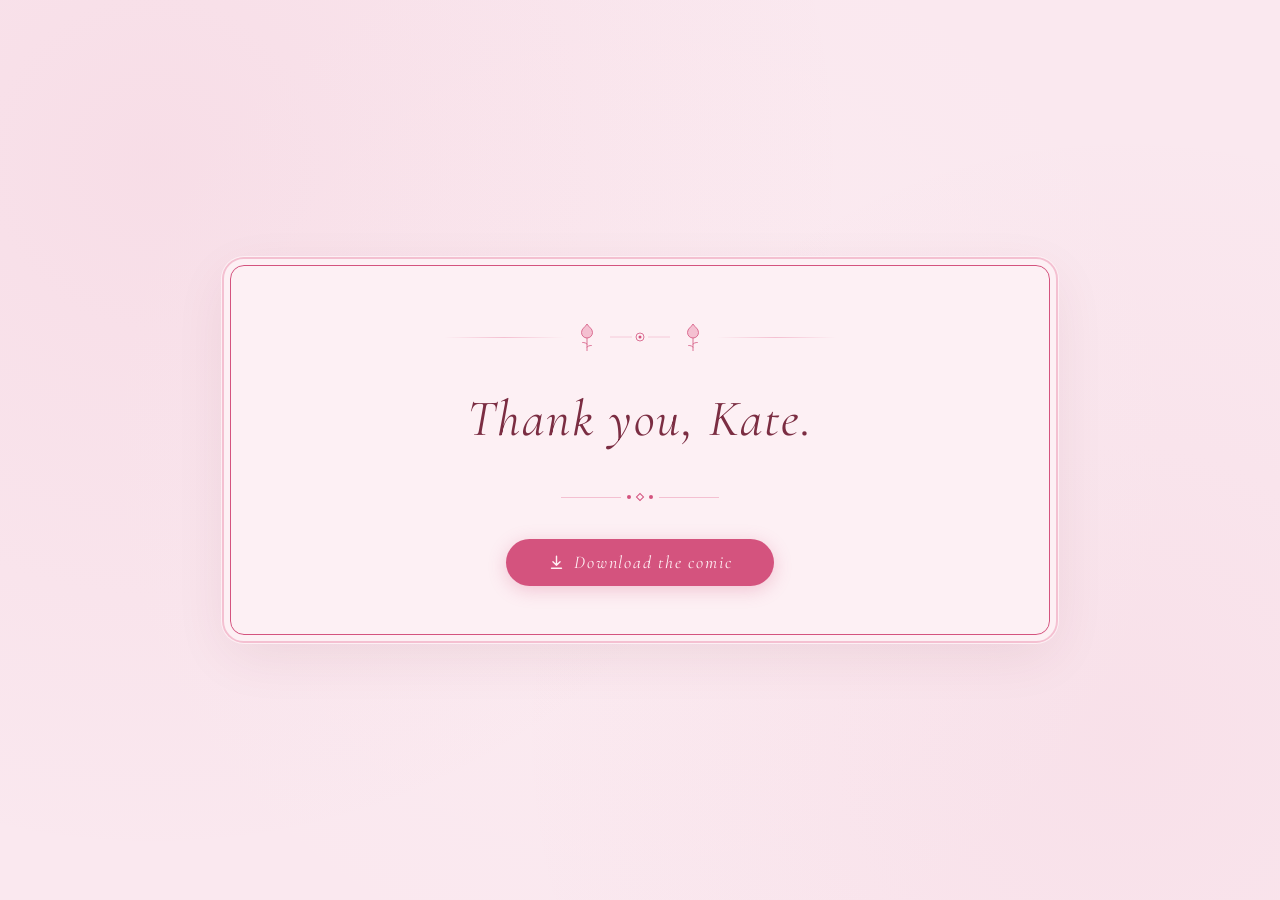
<file: kate-thankyou.html>
<!DOCTYPE html>
<html lang="en">
<head>
  <meta charset="UTF-8">
  <meta name="viewport" content="width=device-width, initial-scale=1.0">
  <title>Thank you, Kate</title>
  <link rel="preconnect" href="https://fonts.googleapis.com">
  <link rel="preconnect" href="https://fonts.gstatic.com" crossorigin>
  <link href="https://fonts.googleapis.com/css2?family=Cormorant+Garamond:ital,wght@0,300;0,400;1,300;1,400&family=Lato:wght@300;400&display=swap" rel="stylesheet">

  <style>
    *, *::before, *::after { box-sizing: border-box; margin: 0; padding: 0; }

    :root {
      --rose-bg:      #FDF0F4;
      --rose-page:    #FAE8EF;
      --rose-light:   #FBEAF0;
      --rose-border:  #F4C0D1;
      --rose-mid:     #ED93B1;
      --rose-deep:    #D4537E;
      --rose-dark:    #7B2D42;
      --rose-darker:  #5C1F30;
    }

    html, body {
      height: 100%;
      min-height: 100vh;
    }

    body {
      background: var(--rose-page);
      background-image:
        radial-gradient(circle at 12% 18%, rgba(212,83,126,0.07) 0%, transparent 52%),
        radial-gradient(circle at 88% 82%, rgba(212,83,126,0.05) 0%, transparent 46%),
        radial-gradient(circle at 50% 50%, rgba(253,240,244,0.4) 0%, transparent 70%);
      display: flex;
      align-items: center;
      justify-content: center;
      font-family: 'Lato', sans-serif;
      padding: 2.5rem 1.5rem;
    }

    /* ─── Card ─── */
    .card {
      background: var(--rose-bg);
      border: 1.5px solid var(--rose-deep);
      border-radius: 14px;
      padding: 3.5rem 3.5rem 3rem;
      outline: 6px solid var(--rose-bg);
      box-shadow:
        0 0 0 8px var(--rose-border),
        0 0 0 9px var(--rose-bg),
        0 16px 56px rgba(123,45,66,0.11);
      max-width: 820px;
      width: 100%;
      text-align: center;
    }

    /* ─── Ornament ─── */
    .ornament-top {
      display: flex; align-items: center; justify-content: center;
      gap: 12px; margin-bottom: 2.2rem;
      opacity: 0;
      animation: fadeUp 0.9s ease 0.2s forwards;
    }
    .ornament-line {
      flex: 1; max-width: 120px; height: 1px;
      background: linear-gradient(to right, transparent, var(--rose-border), transparent);
    }

    /* ─── Title ─── */
    .thank-title {
      font-family: 'Cormorant Garamond', serif;
      font-size: clamp(28px, 4vw, 52px);
      font-weight: 400;
      font-style: italic;
      color: var(--rose-dark);
      letter-spacing: 0.04em;
      opacity: 0;
      transform: translateY(14px);
      animation: fadeUp 1.1s ease 0.7s forwards;
      margin-bottom: 2.8rem;
    }

    /* ─── Divider ─── */
    .ornament-divider {
      display: flex; align-items: center; justify-content: center;
      gap: 6px; margin-bottom: 2.4rem;
      opacity: 0;
      animation: fadeUp 0.9s ease 1.5s forwards;
    }
    .divider-line    { width: 60px; height: 1px; background: var(--rose-border); }
    .divider-dot     { width: 4px; height: 4px; border-radius: 50%; background: var(--rose-deep); }
    .divider-diamond { width: 6px; height: 6px; border: 1px solid var(--rose-deep); transform: rotate(45deg); }

    /* ─── Download button ─── */
    .download-btn {
      display: inline-flex;
      align-items: center;
      gap: 0.6rem;
      background: var(--rose-deep);
      color: #FFF0F4;
      padding: 0.78rem 2.6rem;
      border-radius: 40px;
      text-decoration: none;
      font-family: 'Cormorant Garamond', serif;
      font-size: clamp(15px, 1.4vw, 19px);
      font-weight: 400;
      font-style: italic;
      letter-spacing: 0.1em;
      transition: background 0.22s ease, transform 0.18s ease, box-shadow 0.22s ease;
      box-shadow: 0 4px 18px rgba(212,83,126,0.28);
      opacity: 0;
      animation: fadeUp 1s ease 2.1s forwards;
    }
    .download-btn:hover {
      background: var(--rose-darker);
      transform: translateY(-3px);
      box-shadow: 0 8px 26px rgba(123,45,66,0.32);
    }
    .download-btn:active { transform: translateY(-1px); }

    .download-btn svg {
      width: 17px; height: 17px;
      stroke: #FFF0F4;
      flex-shrink: 0;
    }

    /* ─── Animation ─── */
    @keyframes fadeUp {
      to { opacity: 1; transform: translateY(0); }
    }

    /* ─── Responsive ─── */
    @media (max-width: 580px) {
      .card { padding: 2rem 1.4rem 2.2rem; }
    }
  </style>
</head>
<body>

<div class="card">

  <div class="ornament-top">
    <div class="ornament-line"></div>
    <svg width="22" height="30" viewBox="0 0 22 30" fill="none" xmlns="http://www.w3.org/2000/svg" aria-hidden="true">
      <path d="M11 2C9 5.5 5.5 6.5 5.5 10.5c0 3.1 2.5 5.5 5.5 5.5s5.5-2.4 5.5-5.5c0-4-3.5-5-5.5-8.5z" fill="#F4C0D1" stroke="#D4537E" stroke-width="0.8"/>
      <line x1="11" y1="16" x2="11" y2="29" stroke="#D4537E" stroke-width="0.8"/>
      <path d="M11 22 C9 20 6.5 20.5 6.5 20.5" stroke="#D4537E" stroke-width="0.8" stroke-linecap="round"/>
      <path d="M11 25 C13 23 15.5 23.5 15.5 23.5" stroke="#D4537E" stroke-width="0.8" stroke-linecap="round"/>
    </svg>
    <svg width="60" height="16" viewBox="0 0 60 16" xmlns="http://www.w3.org/2000/svg" aria-hidden="true">
      <line x1="0" y1="8" x2="22" y2="8" stroke="#F4C0D1" stroke-width="0.8"/>
      <circle cx="30" cy="8" r="4" fill="none" stroke="#D4537E" stroke-width="0.8"/>
      <circle cx="30" cy="8" r="1.5" fill="#D4537E"/>
      <line x1="38" y1="8" x2="60" y2="8" stroke="#F4C0D1" stroke-width="0.8"/>
    </svg>
    <svg width="22" height="30" viewBox="0 0 22 30" fill="none" xmlns="http://www.w3.org/2000/svg" aria-hidden="true" style="transform:scaleX(-1)">
      <path d="M11 2C9 5.5 5.5 6.5 5.5 10.5c0 3.1 2.5 5.5 5.5 5.5s5.5-2.4 5.5-5.5c0-4-3.5-5-5.5-8.5z" fill="#F4C0D1" stroke="#D4537E" stroke-width="0.8"/>
      <line x1="11" y1="16" x2="11" y2="29" stroke="#D4537E" stroke-width="0.8"/>
      <path d="M11 22 C9 20 6.5 20.5 6.5 20.5" stroke="#D4537E" stroke-width="0.8" stroke-linecap="round"/>
      <path d="M11 25 C13 23 15.5 23.5 15.5 23.5" stroke="#D4537E" stroke-width="0.8" stroke-linecap="round"/>
    </svg>
    <div class="ornament-line"></div>
  </div>

  <h1 class="thank-title">Thank you, Kate.</h1>

  <div class="ornament-divider">
    <div class="divider-line"></div>
    <div class="divider-dot"></div>
    <div class="divider-diamond"></div>
    <div class="divider-dot"></div>
    <div class="divider-line"></div>
  </div>

  <a class="download-btn" href="when-dee-met-kate.pdf" download="when-dee-met-kate.pdf">
    <svg viewBox="0 0 24 24" fill="none" stroke-width="2" stroke-linecap="round" stroke-linejoin="round" aria-hidden="true">
      <path d="M12 3v13M7 11l5 5 5-5"/><path d="M5 20h14"/>
    </svg>
    Download the comic
  </a>

</div>

</body>
</html>
</file>
